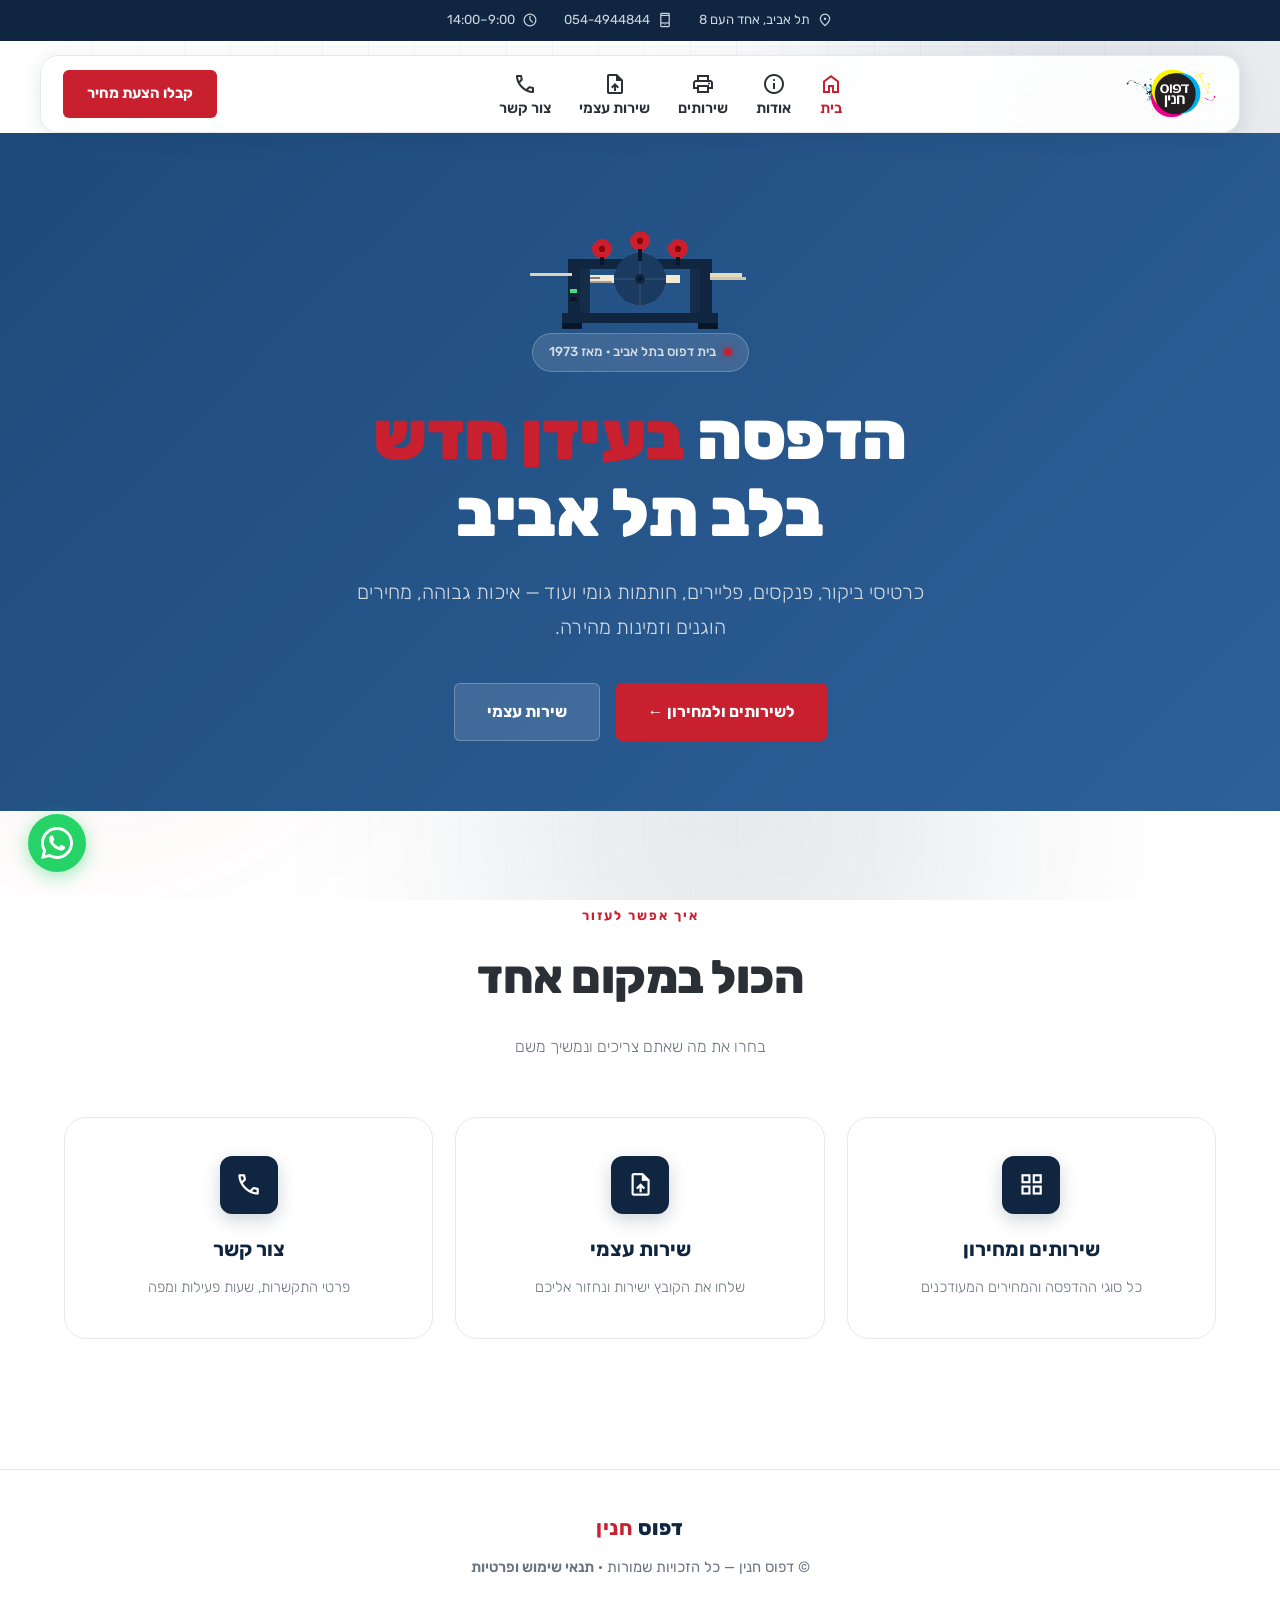
<file: index.html>
<!DOCTYPE html>
<html lang="he" dir="rtl">
<head>
<meta charset="UTF-8">
<meta name="viewport" content="width=device-width, initial-scale=1.0">
<meta name="robots" content="index, follow">
<title>דפוס חנין | בית דפוס בתל אביב מאז 1973</title>
<meta name="description" content="דפוס חנין — בית דפוס בלב תל אביב מאז 1973. כרטיסי ביקור, פנקסים, פליירים, חותמות גומי ועוד.">
<link rel="icon" type="image/svg+xml" href="favicon.svg">
<link rel="preconnect" href="https://fonts.googleapis.com">
<link rel="preconnect" href="https://fonts.gstatic.com" crossorigin>
<link href="https://fonts.googleapis.com/css2?family=Rubik:wght@300;400;500;600;700;800;900&display=swap" rel="stylesheet">
<link rel="stylesheet" href="https://fonts.googleapis.com/css2?family=Material+Symbols+Outlined:opsz,wght,FILL,GRAD@24,400,0,0">
<link rel="stylesheet" href="assets/style.css?v=20261005">
</head>
<body>

<div class="bg-fx"><div class="blob b1"></div><div class="blob b2"></div><div class="blob b3"></div></div>
<div class="grid-overlay"></div>

<div class="topbar">
  <span><span class="material-symbols-outlined topbar-ico">location_on</span> תל אביב, אחד העם 8</span>
  <span><span class="material-symbols-outlined topbar-ico">phone_iphone</span> 054-4944844</span>
  <span><span class="material-symbols-outlined topbar-ico">schedule</span> 9:00–14:00</span>
</div>

<header>
  <div class="nav-wrap">
    <a href="index.html" class="logo"><img src="assets/logo.png" alt="דפוס חנין" class="logo-img"></a>
    <nav class="main-nav">
      <a href="index.html" class="active"><span class="nav-ico material-symbols-outlined">home</span><span class="nav-txt">בית</span></a>
      <a href="about.html"><span class="nav-ico material-symbols-outlined">info</span><span class="nav-txt">אודות</span></a>
      <a href="services.html"><span class="nav-ico material-symbols-outlined">print</span><span class="nav-txt">שירותים</span></a>
      <a href="upload.html"><span class="nav-ico material-symbols-outlined">upload_file</span><span class="nav-txt">שירות עצמי</span></a>
      <a href="contact.html"><span class="nav-ico material-symbols-outlined">call</span><span class="nav-txt">צור קשר</span></a>
    </nav>
    <a href="contact.html" class="nav-cta">קבלו הצעת מחיר</a>
    <button class="hamburger" id="hamburger" aria-label="תפריט" onclick="toggleMenu()"><span></span><span></span><span></span></button>
  </div>

<nav class="mobile-nav" id="mobileNav">
  <a href="index.html" class="active"><span class="nav-ico material-symbols-outlined">home</span>בית</a>
  <a href="about.html"><span class="nav-ico material-symbols-outlined">info</span>אודות</a>
  <a href="services.html"><span class="nav-ico material-symbols-outlined">print</span>שירותים</a>
  <a href="upload.html"><span class="nav-ico material-symbols-outlined">upload_file</span>שירות עצמי</a>
  <a href="contact.html"><span class="nav-ico material-symbols-outlined">call</span>צור קשר</a>
  <a href="contact.html" class="mob-cta">קבלו הצעת מחיר</a>
</nav>
</header>


<section class="hero">
  <div class="printer-wrap">
    <svg class="pixel-printer" viewBox="0 0 240 120" xmlns="http://www.w3.org/2000/svg" shape-rendering="crispEdges">
      <rect class="pp-paper" x="50" y="62" width="110" height="8" fill="#f0ead6"/>
      <rect class="pp-paper" x="58" y="64" width="22" height="2" fill="#2b2f36" opacity=".55"/>
      <rect class="pp-paper" x="58" y="68" width="34" height="2" fill="#2b2f36" opacity=".40"/>
      <rect x="48" y="46" width="12" height="64" fill="#0f2540"/>
      <rect x="180" y="46" width="12" height="64" fill="#0f2540"/>
      <rect x="48" y="46" width="144" height="10" fill="#0f2540"/>
      <rect x="42" y="100" width="156" height="10" fill="#0f2540"/>
      <rect x="42" y="110" width="20" height="6" fill="#071628"/>
      <rect x="178" y="110" width="20" height="6" fill="#071628"/>
      <rect x="60" y="56" width="10" height="44" fill="#162d4a"/>
      <rect x="170" y="56" width="10" height="44" fill="#162d4a"/>
      <circle cx="120" cy="66" r="26" fill="#1a3a60" class="pp-drum"/>
      <rect class="pp-drum" x="119" y="40" width="2" height="52" fill="rgba(255,255,255,.07)"/>
      <rect class="pp-drum" x="94" y="65" width="52" height="2" fill="rgba(255,255,255,.07)"/>
      <circle cx="120" cy="66" r="5" fill="#0f2540"/>
      <circle cx="120" cy="66" r="2" fill="#071628"/>
      <circle cx="82" cy="36" r="10" fill="#c8202f" class="pp-ink1"/>
      <circle cx="82" cy="36" r="3" fill="#8b0000" class="pp-ink1"/>
      <circle cx="120" cy="28" r="10" fill="#c8202f" class="pp-ink2"/>
      <circle cx="120" cy="28" r="3" fill="#8b0000" class="pp-ink2"/>
      <circle cx="158" cy="36" r="10" fill="#c8202f" class="pp-ink3"/>
      <circle cx="158" cy="36" r="3" fill="#8b0000" class="pp-ink3"/>
      <rect x="80" y="44" width="4" height="8" fill="#071628"/>
      <rect x="118" y="36" width="4" height="12" fill="#071628"/>
      <rect x="156" y="44" width="4" height="8" fill="#071628"/>
      <rect x="50" y="76" width="7" height="4" fill="#4ade80" class="pp-led"/>
      <rect x="50" y="84" width="7" height="4" fill="#071628"/>
      <rect x="190" y="60" width="32" height="4" fill="#e4dbbe"/>
      <rect x="190" y="64" width="36" height="3" fill="#cfc6aa"/>
      <rect x="10" y="60" width="42" height="3" fill="#ddd4bb"/>
    </svg>
  </div>

  <span class="pill"><span class="dot"></span> בית דפוס בתל אביב · מאז 1973</span>
  <h1>הדפסה <span class="grad">בעידן חדש</span><br>בלב תל אביב</h1>
  <p>כרטיסי ביקור, פנקסים, פליירים, חותמות גומי ועוד — איכות גבוהה, מחירים הוגנים וזמינות מהירה.</p>
  <div class="hero-buttons">
    <a href="services.html" class="btn btn-primary">לשירותים ולמחירון ←</a>
    <a href="upload.html" class="btn btn-ghost">שירות עצמי</a>
  </div>
</section>

<section>
  <div class="section-head reveal">
    <span class="tag">איך אפשר לעזור</span>
    <h2>הכול במקום אחד</h2>
    <p>בחרו את מה שאתם צריכים ונמשיך משם</p>
  </div>
  <div class="quick-grid">
    <a href="services.html" class="quick-card glass reveal">
      <div class="q-ico"><span class="material-symbols-outlined">grid_view</span></div>
      <h3>שירותים ומחירון</h3>
      <p>כל סוגי ההדפסה והמחירים המעודכנים</p>
    </a>
    <a href="upload.html" class="quick-card glass reveal">
      <div class="q-ico"><span class="material-symbols-outlined">upload_file</span></div>
      <h3>שירות עצמי</h3>
      <p>שלחו את הקובץ ישירות ונחזור אליכם</p>
    </a>
    <a href="contact.html" class="quick-card glass reveal">
      <div class="q-ico"><span class="material-symbols-outlined">call</span></div>
      <h3>צור קשר</h3>
      <p>פרטי התקשרות, שעות פעילות ומפה</p>
    </a>
  </div>
</section>

<footer>
  <a href="index.html" class="logo" style="color:var(--navy);">דפוס <b style="color:var(--red);">חנין</b></a><br>
  © דפוס חנין — כל הזכויות שמורות · <a href="terms.html" style="color:var(--muted);text-decoration:none;font-weight:600;">תנאי שימוש ופרטיות</a>
</footer>

<a href="https://wa.me/972544944844?text=%D7%A9%D7%9C%D7%95%D7%9D%2C%20%D7%90%D7%A0%D7%99%20%D7%9E%D7%A2%D7%95%D7%A0%D7%99%D7%99%D7%9F%20%D7%91%D7%A9%D7%99%D7%A8%D7%95%D7%AA%D7%99%20%D7%94%D7%93%D7%A4%D7%A1%D7%94%20%F0%9F%96%A8%EF%B8%8F" class="wa-btn" target="_blank" rel="noopener" aria-label="WhatsApp">
  <svg viewBox="0 0 24 24" xmlns="http://www.w3.org/2000/svg">
    <path d="M17.472 14.382c-.297-.149-1.758-.867-2.03-.967-.273-.099-.471-.148-.67.15-.197.297-.767.966-.94 1.164-.173.199-.347.223-.644.075-.297-.15-1.255-.463-2.39-1.475-.883-.788-1.48-1.761-1.653-2.059-.173-.297-.018-.458.13-.606.134-.133.298-.347.446-.52.149-.174.198-.298.298-.497.099-.198.05-.371-.025-.52-.075-.149-.669-1.612-.916-2.207-.242-.579-.487-.5-.669-.51-.173-.008-.371-.01-.57-.01-.198 0-.52.074-.792.372-.272.297-1.04 1.016-1.04 2.479 0 1.462 1.065 2.875 1.213 3.074.149.198 2.096 3.2 5.077 4.487.709.306 1.262.489 1.694.625.712.227 1.36.195 1.871.118.571-.085 1.758-.719 2.006-1.413.248-.694.248-1.289.173-1.413-.074-.124-.272-.198-.57-.347z"/>
    <path d="M12 0C5.373 0 0 5.373 0 12c0 2.126.555 4.122 1.528 5.855L0 24l6.335-1.505A11.95 11.95 0 0012 24c6.627 0 12-5.373 12-12S18.627 0 12 0zm0 21.818a9.818 9.818 0 01-5.006-1.371l-.36-.214-3.722.884.933-3.622-.235-.372A9.818 9.818 0 1112 21.818z"/>
  </svg>
</a>

<script src="assets/main.js?v=20261005"></script>
</body>
</html>
</file>
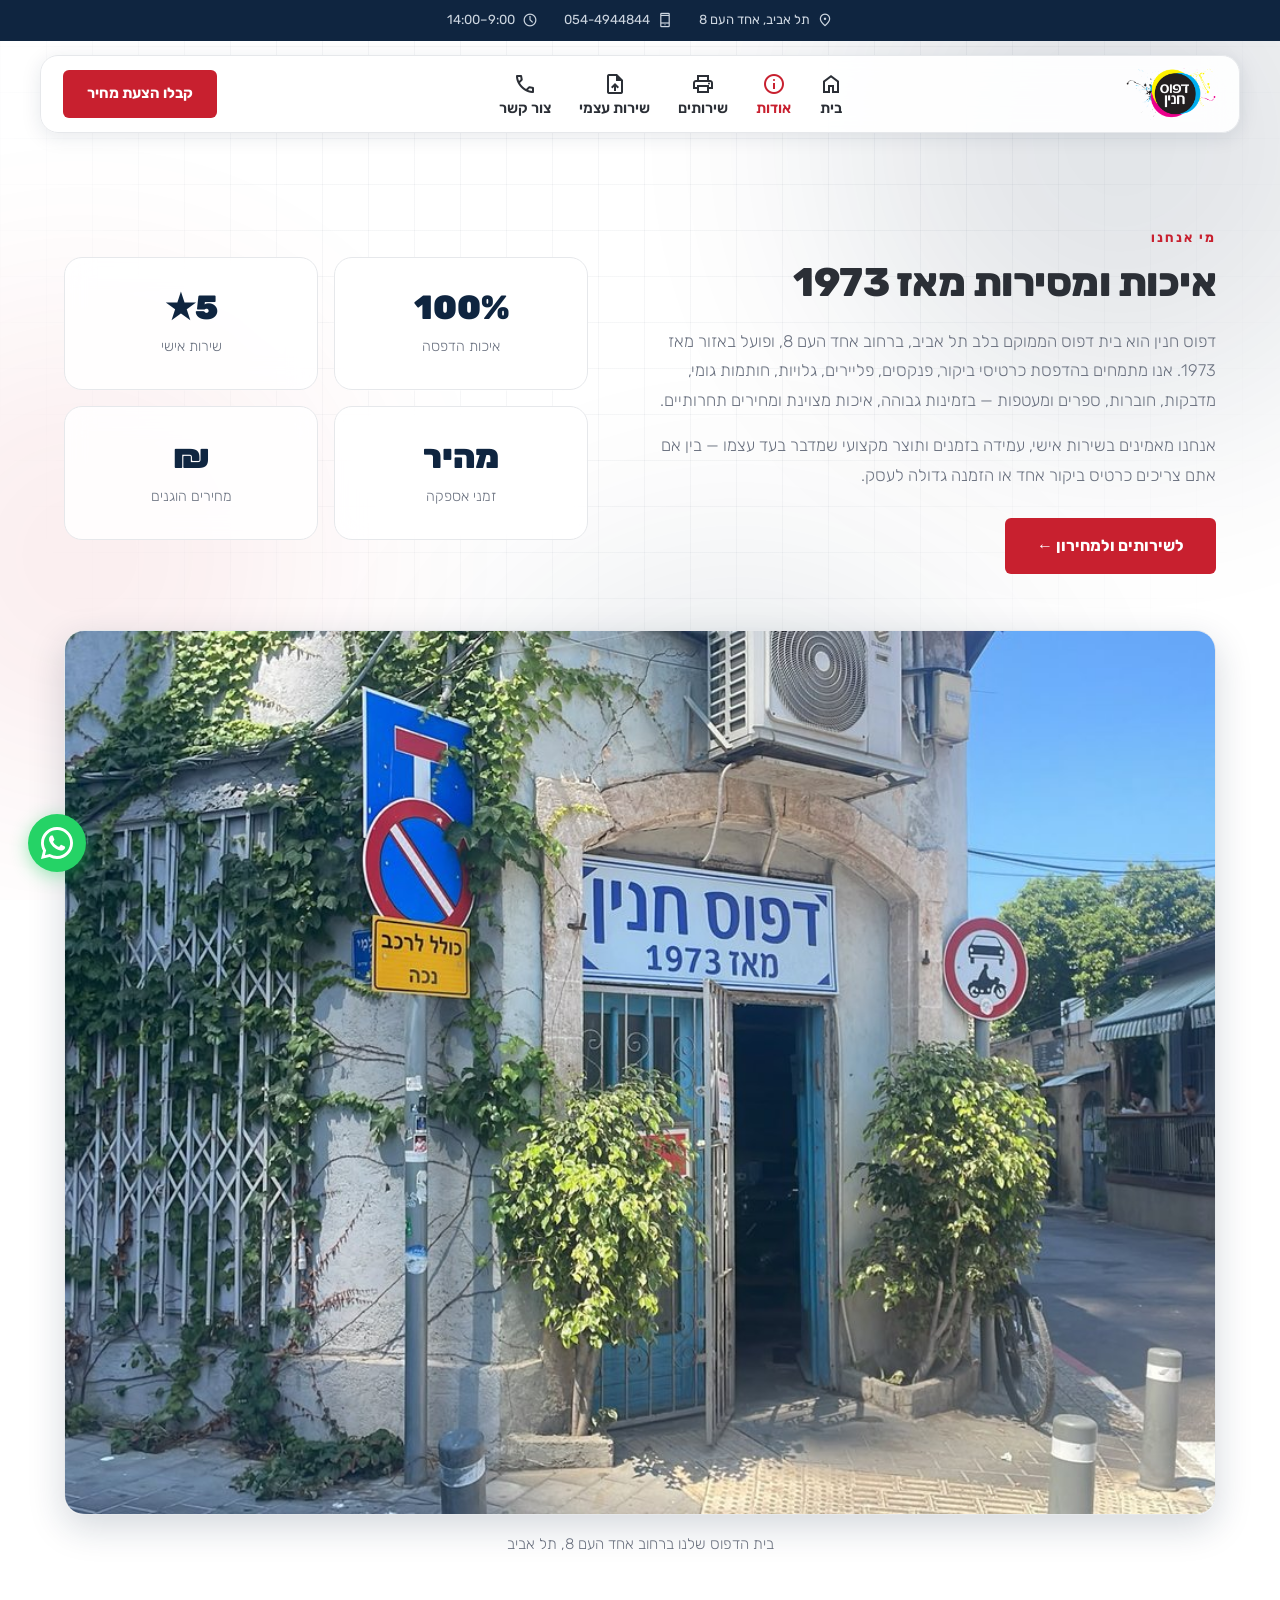
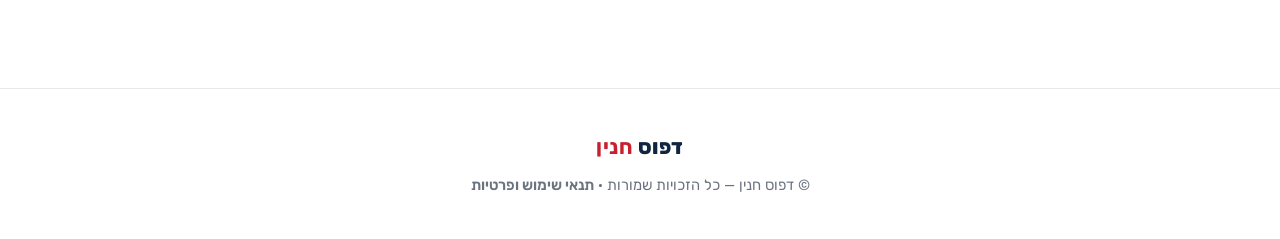
<file: about.html>
<!DOCTYPE html>
<html lang="he" dir="rtl">
<head>
<meta charset="UTF-8">
<meta name="viewport" content="width=device-width, initial-scale=1.0">
<meta name="robots" content="index, follow">
<title>אודות | דפוס חנין</title>
<meta name="description" content="דפוס חנין — בית דפוס בלב תל אביב הפועל מאז 1973. איכות, מסירות ושירות אישי.">
<link rel="icon" type="image/svg+xml" href="favicon.svg">
<link rel="preconnect" href="https://fonts.googleapis.com">
<link rel="preconnect" href="https://fonts.gstatic.com" crossorigin>
<link href="https://fonts.googleapis.com/css2?family=Rubik:wght@300;400;500;600;700;800;900&display=swap" rel="stylesheet">
<link rel="stylesheet" href="https://fonts.googleapis.com/css2?family=Material+Symbols+Outlined:opsz,wght,FILL,GRAD@24,400,0,0">
<link rel="stylesheet" href="assets/style.css?v=20261005">
</head>
<body>

<div class="bg-fx"><div class="blob b1"></div><div class="blob b2"></div><div class="blob b3"></div></div>
<div class="grid-overlay"></div>

<div class="topbar">
  <span><span class="material-symbols-outlined topbar-ico">location_on</span> תל אביב, אחד העם 8</span>
  <span><span class="material-symbols-outlined topbar-ico">phone_iphone</span> 054-4944844</span>
  <span><span class="material-symbols-outlined topbar-ico">schedule</span> 9:00–14:00</span>
</div>

<header>
  <div class="nav-wrap">
    <a href="index.html" class="logo"><img src="assets/logo.png" alt="דפוס חנין" class="logo-img"></a>
    <nav class="main-nav">
      <a href="index.html"><span class="nav-ico material-symbols-outlined">home</span><span class="nav-txt">בית</span></a>
      <a href="about.html" class="active"><span class="nav-ico material-symbols-outlined">info</span><span class="nav-txt">אודות</span></a>
      <a href="services.html"><span class="nav-ico material-symbols-outlined">print</span><span class="nav-txt">שירותים</span></a>
      <a href="upload.html"><span class="nav-ico material-symbols-outlined">upload_file</span><span class="nav-txt">שירות עצמי</span></a>
      <a href="contact.html"><span class="nav-ico material-symbols-outlined">call</span><span class="nav-txt">צור קשר</span></a>
    </nav>
    <a href="contact.html" class="nav-cta">קבלו הצעת מחיר</a>
    <button class="hamburger" id="hamburger" aria-label="תפריט" onclick="toggleMenu()"><span></span><span></span><span></span></button>
  </div>

<nav class="mobile-nav" id="mobileNav">
  <a href="index.html"><span class="nav-ico material-symbols-outlined">home</span>בית</a>
  <a href="about.html" class="active"><span class="nav-ico material-symbols-outlined">info</span>אודות</a>
  <a href="services.html"><span class="nav-ico material-symbols-outlined">print</span>שירותים</a>
  <a href="upload.html"><span class="nav-ico material-symbols-outlined">upload_file</span>שירות עצמי</a>
  <a href="contact.html"><span class="nav-ico material-symbols-outlined">call</span>צור קשר</a>
  <a href="contact.html" class="mob-cta">קבלו הצעת מחיר</a>
</nav>
</header>


<section id="about">
  <div class="about-grid reveal">
    <div class="about-text">
      <span class="tag">מי אנחנו</span>
      <h2>איכות ומסירות מאז 1973</h2>
      <p>
        דפוס חנין הוא בית דפוס הממוקם בלב תל אביב, ברחוב אחד העם 8, ופועל באזור מאז 1973.
        אנו מתמחים בהדפסת כרטיסי ביקור, פנקסים, פליירים, גלויות, חותמות גומי,
        מדבקות, חוברות, ספרים ומעטפות — בזמינות גבוהה, איכות מצוינת ומחירים תחרותיים.
      </p>
      <p>
        אנחנו מאמינים בשירות אישי, עמידה בזמנים ותוצר מקצועי שמדבר בעד עצמו —
        בין אם אתם צריכים כרטיס ביקור אחד או הזמנה גדולה לעסק.
      </p>
      <div class="hero-buttons" style="justify-content:flex-start;margin-top:28px;">
        <a href="services.html" class="btn btn-primary" style="color:#fff;">לשירותים ולמחירון ←</a>
      </div>
    </div>
    <div class="about-stats">
      <div class="stat-box glass"><div class="num">100%</div><div class="lbl">איכות הדפסה</div></div>
      <div class="stat-box glass"><div class="num">5★</div><div class="lbl">שירות אישי</div></div>
      <div class="stat-box glass"><div class="num">מהיר</div><div class="lbl">זמני אספקה</div></div>
      <div class="stat-box glass"><div class="num">₪</div><div class="lbl">מחירים הוגנים</div></div>
    </div>
  </div>

  <div class="storefront-wrap reveal">
    <img src="assets/storefront.jpg" alt="חזית בית הדפוס — דפוס חנין, אחד העם 8, תל אביב" class="storefront-img">
    <p class="storefront-caption">בית הדפוס שלנו ברחוב אחד העם 8, תל אביב</p>
  </div>
</section>

<footer>
  <a href="index.html" class="logo" style="color:var(--navy);">דפוס <b style="color:var(--red);">חנין</b></a><br>
  © דפוס חנין — כל הזכויות שמורות · <a href="terms.html" style="color:var(--muted);text-decoration:none;font-weight:600;">תנאי שימוש ופרטיות</a>
</footer>

<a href="https://wa.me/972544944844?text=%D7%A9%D7%9C%D7%95%D7%9D%2C%20%D7%90%D7%A0%D7%99%20%D7%9E%D7%A2%D7%95%D7%A0%D7%99%D7%99%D7%9F%20%D7%91%D7%A9%D7%99%D7%A8%D7%95%D7%AA%D7%99%20%D7%94%D7%93%D7%A4%D7%A1%D7%94%20%F0%9F%96%A8%EF%B8%8F" class="wa-btn" target="_blank" rel="noopener" aria-label="WhatsApp">
  <svg viewBox="0 0 24 24" xmlns="http://www.w3.org/2000/svg">
    <path d="M17.472 14.382c-.297-.149-1.758-.867-2.03-.967-.273-.099-.471-.148-.67.15-.197.297-.767.966-.94 1.164-.173.199-.347.223-.644.075-.297-.15-1.255-.463-2.39-1.475-.883-.788-1.48-1.761-1.653-2.059-.173-.297-.018-.458.13-.606.134-.133.298-.347.446-.52.149-.174.198-.298.298-.497.099-.198.05-.371-.025-.52-.075-.149-.669-1.612-.916-2.207-.242-.579-.487-.5-.669-.51-.173-.008-.371-.01-.57-.01-.198 0-.52.074-.792.372-.272.297-1.04 1.016-1.04 2.479 0 1.462 1.065 2.875 1.213 3.074.149.198 2.096 3.2 5.077 4.487.709.306 1.262.489 1.694.625.712.227 1.36.195 1.871.118.571-.085 1.758-.719 2.006-1.413.248-.694.248-1.289.173-1.413-.074-.124-.272-.198-.57-.347z"/>
    <path d="M12 0C5.373 0 0 5.373 0 12c0 2.126.555 4.122 1.528 5.855L0 24l6.335-1.505A11.95 11.95 0 0012 24c6.627 0 12-5.373 12-12S18.627 0 12 0zm0 21.818a9.818 9.818 0 01-5.006-1.371l-.36-.214-3.722.884.933-3.622-.235-.372A9.818 9.818 0 1112 21.818z"/>
  </svg>
</a>

<script src="assets/main.js?v=20261005"></script>
</body>
</html>
</file>
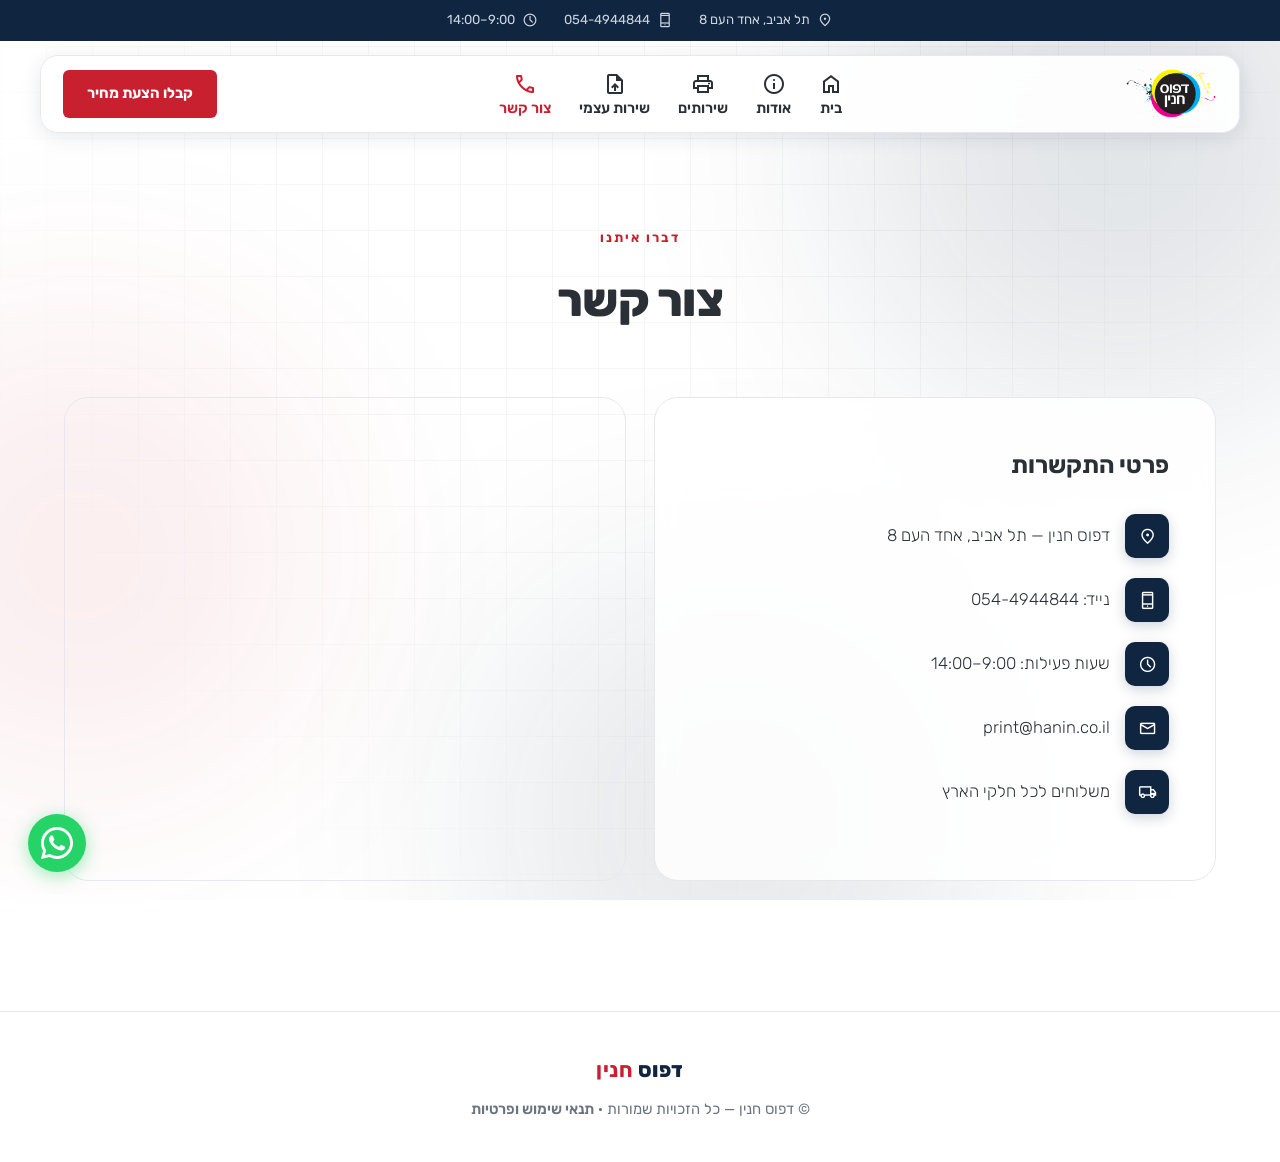
<file: contact.html>
<!DOCTYPE html>
<html lang="he" dir="rtl">
<head>
<meta charset="UTF-8">
<meta name="viewport" content="width=device-width, initial-scale=1.0">
<meta name="robots" content="index, follow">
<title>צור קשר | דפוס חנין</title>
<meta name="description" content="צרו קשר עם דפוס חנין — אחד העם 8 תל אביב, 054-4944844, print@hanin.co.il.">
<link rel="icon" type="image/svg+xml" href="favicon.svg">
<link rel="preconnect" href="https://fonts.googleapis.com">
<link rel="preconnect" href="https://fonts.gstatic.com" crossorigin>
<link href="https://fonts.googleapis.com/css2?family=Rubik:wght@300;400;500;600;700;800;900&display=swap" rel="stylesheet">
<link rel="stylesheet" href="https://fonts.googleapis.com/css2?family=Material+Symbols+Outlined:opsz,wght,FILL,GRAD@24,400,0,0">
<link rel="stylesheet" href="assets/style.css?v=20261005">
</head>
<body>

<div class="bg-fx"><div class="blob b1"></div><div class="blob b2"></div><div class="blob b3"></div></div>
<div class="grid-overlay"></div>

<div class="topbar">
  <span><span class="material-symbols-outlined topbar-ico">location_on</span> תל אביב, אחד העם 8</span>
  <span><span class="material-symbols-outlined topbar-ico">phone_iphone</span> 054-4944844</span>
  <span><span class="material-symbols-outlined topbar-ico">schedule</span> 9:00–14:00</span>
</div>

<header>
  <div class="nav-wrap">
    <a href="index.html" class="logo"><img src="assets/logo.png" alt="דפוס חנין" class="logo-img"></a>
    <nav class="main-nav">
      <a href="index.html"><span class="nav-ico material-symbols-outlined">home</span><span class="nav-txt">בית</span></a>
      <a href="about.html"><span class="nav-ico material-symbols-outlined">info</span><span class="nav-txt">אודות</span></a>
      <a href="services.html"><span class="nav-ico material-symbols-outlined">print</span><span class="nav-txt">שירותים</span></a>
      <a href="upload.html"><span class="nav-ico material-symbols-outlined">upload_file</span><span class="nav-txt">שירות עצמי</span></a>
      <a href="contact.html" class="active"><span class="nav-ico material-symbols-outlined">call</span><span class="nav-txt">צור קשר</span></a>
    </nav>
    <a href="contact.html" class="nav-cta">קבלו הצעת מחיר</a>
    <button class="hamburger" id="hamburger" aria-label="תפריט" onclick="toggleMenu()"><span></span><span></span><span></span></button>
  </div>

<nav class="mobile-nav" id="mobileNav">
  <a href="index.html"><span class="nav-ico material-symbols-outlined">home</span>בית</a>
  <a href="about.html"><span class="nav-ico material-symbols-outlined">info</span>אודות</a>
  <a href="services.html"><span class="nav-ico material-symbols-outlined">print</span>שירותים</a>
  <a href="upload.html"><span class="nav-ico material-symbols-outlined">upload_file</span>שירות עצמי</a>
  <a href="contact.html" class="active"><span class="nav-ico material-symbols-outlined">call</span>צור קשר</a>
  <a href="contact.html" class="mob-cta">קבלו הצעת מחיר</a>
</nav>
</header>


<section id="contact">
  <div class="section-head reveal">
    <span class="tag">דברו איתנו</span>
    <h2>צור קשר</h2>
  </div>
  <div class="contact-grid">
    <div class="contact-card glass reveal">
      <h3>פרטי התקשרות</h3>
      <div class="contact-row"><span class="ico material-symbols-outlined">location_on</span> דפוס חנין — תל אביב, אחד העם 8</div>
      <div class="contact-row"><span class="ico material-symbols-outlined">phone_iphone</span> נייד: 054-4944844</div>
      <div class="contact-row"><span class="ico material-symbols-outlined">schedule</span> שעות פעילות: 9:00–14:00</div>
      <div class="contact-row"><span class="ico material-symbols-outlined">mail</span> <a href="mailto:print@hanin.co.il" style="color:inherit;text-decoration:none;">print@hanin.co.il</a></div>
      <div class="contact-row"><span class="ico material-symbols-outlined">local_shipping</span> משלוחים לכל חלקי הארץ</div>
    </div>
    <div class="map-card reveal">
      <iframe
        title="מפת הגעה - דפוס חנין, אחד העם 8 תל אביב"
        src="https://maps.google.com/maps?q=%D7%90%D7%97%D7%93%20%D7%94%D7%A2%D7%9D%208%2C%20%D7%AA%D7%9C%20%D7%90%D7%91%D7%99%D7%91&z=16&output=embed"
        loading="lazy" referrerpolicy="no-referrer-when-downgrade" allowfullscreen></iframe>
    </div>
  </div>
</section>

<footer>
  <a href="index.html" class="logo" style="color:var(--navy);">דפוס <b style="color:var(--red);">חנין</b></a><br>
  © דפוס חנין — כל הזכויות שמורות · <a href="terms.html" style="color:var(--muted);text-decoration:none;font-weight:600;">תנאי שימוש ופרטיות</a>
</footer>

<a href="https://wa.me/972544944844?text=%D7%A9%D7%9C%D7%95%D7%9D%2C%20%D7%90%D7%A0%D7%99%20%D7%9E%D7%A2%D7%95%D7%A0%D7%99%D7%99%D7%9F%20%D7%91%D7%A9%D7%99%D7%A8%D7%95%D7%AA%D7%99%20%D7%94%D7%93%D7%A4%D7%A1%D7%94%20%F0%9F%96%A8%EF%B8%8F" class="wa-btn" target="_blank" rel="noopener" aria-label="WhatsApp">
  <svg viewBox="0 0 24 24" xmlns="http://www.w3.org/2000/svg">
    <path d="M17.472 14.382c-.297-.149-1.758-.867-2.03-.967-.273-.099-.471-.148-.67.15-.197.297-.767.966-.94 1.164-.173.199-.347.223-.644.075-.297-.15-1.255-.463-2.39-1.475-.883-.788-1.48-1.761-1.653-2.059-.173-.297-.018-.458.13-.606.134-.133.298-.347.446-.52.149-.174.198-.298.298-.497.099-.198.05-.371-.025-.52-.075-.149-.669-1.612-.916-2.207-.242-.579-.487-.5-.669-.51-.173-.008-.371-.01-.57-.01-.198 0-.52.074-.792.372-.272.297-1.04 1.016-1.04 2.479 0 1.462 1.065 2.875 1.213 3.074.149.198 2.096 3.2 5.077 4.487.709.306 1.262.489 1.694.625.712.227 1.36.195 1.871.118.571-.085 1.758-.719 2.006-1.413.248-.694.248-1.289.173-1.413-.074-.124-.272-.198-.57-.347z"/>
    <path d="M12 0C5.373 0 0 5.373 0 12c0 2.126.555 4.122 1.528 5.855L0 24l6.335-1.505A11.95 11.95 0 0012 24c6.627 0 12-5.373 12-12S18.627 0 12 0zm0 21.818a9.818 9.818 0 01-5.006-1.371l-.36-.214-3.722.884.933-3.622-.235-.372A9.818 9.818 0 1112 21.818z"/>
  </svg>
</a>

<script src="assets/main.js?v=20261005"></script>
</body>
</html>
</file>
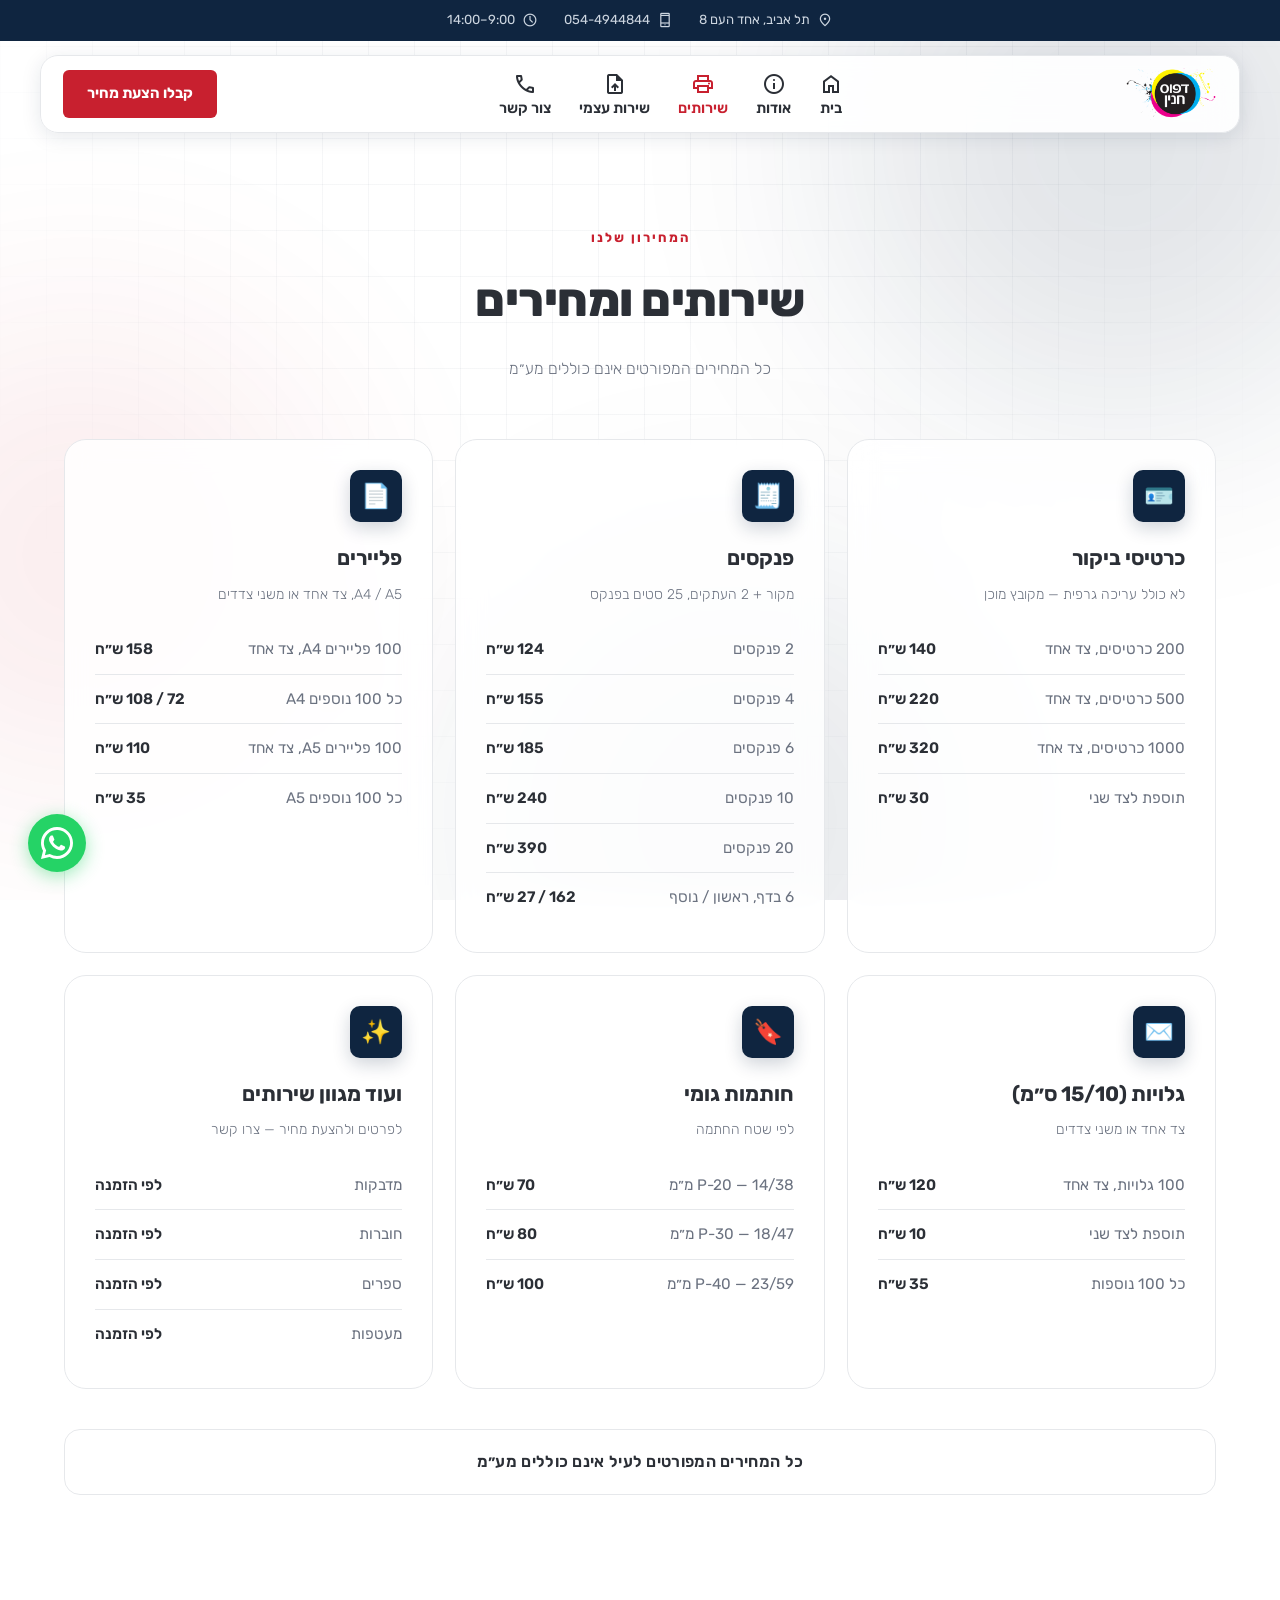
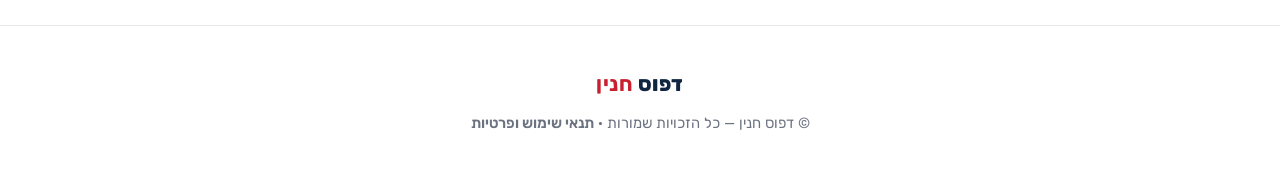
<file: services.html>
<!DOCTYPE html>
<html lang="he" dir="rtl">
<head>
<meta charset="UTF-8">
<meta name="viewport" content="width=device-width, initial-scale=1.0">
<meta name="robots" content="index, follow">
<title>שירותים ומחירון | דפוס חנין</title>
<meta name="description" content="מחירון דפוס חנין — כרטיסי ביקור, פנקסים, פליירים, גלויות, חותמות גומי, מדבקות, חוברות ומעטפות.">
<link rel="icon" type="image/svg+xml" href="favicon.svg">
<link rel="preconnect" href="https://fonts.googleapis.com">
<link rel="preconnect" href="https://fonts.gstatic.com" crossorigin>
<link href="https://fonts.googleapis.com/css2?family=Rubik:wght@300;400;500;600;700;800;900&display=swap" rel="stylesheet">
<link rel="stylesheet" href="https://fonts.googleapis.com/css2?family=Material+Symbols+Outlined:opsz,wght,FILL,GRAD@24,400,0,0">
<link rel="stylesheet" href="assets/style.css?v=20261005">
</head>
<body>

<div class="bg-fx"><div class="blob b1"></div><div class="blob b2"></div><div class="blob b3"></div></div>
<div class="grid-overlay"></div>

<div class="topbar">
  <span><span class="material-symbols-outlined topbar-ico">location_on</span> תל אביב, אחד העם 8</span>
  <span><span class="material-symbols-outlined topbar-ico">phone_iphone</span> 054-4944844</span>
  <span><span class="material-symbols-outlined topbar-ico">schedule</span> 9:00–14:00</span>
</div>

<header>
  <div class="nav-wrap">
    <a href="index.html" class="logo"><img src="assets/logo.png" alt="דפוס חנין" class="logo-img"></a>
    <nav class="main-nav">
      <a href="index.html"><span class="nav-ico material-symbols-outlined">home</span><span class="nav-txt">בית</span></a>
      <a href="about.html"><span class="nav-ico material-symbols-outlined">info</span><span class="nav-txt">אודות</span></a>
      <a href="services.html" class="active"><span class="nav-ico material-symbols-outlined">print</span><span class="nav-txt">שירותים</span></a>
      <a href="upload.html"><span class="nav-ico material-symbols-outlined">upload_file</span><span class="nav-txt">שירות עצמי</span></a>
      <a href="contact.html"><span class="nav-ico material-symbols-outlined">call</span><span class="nav-txt">צור קשר</span></a>
    </nav>
    <a href="contact.html" class="nav-cta">קבלו הצעת מחיר</a>
    <button class="hamburger" id="hamburger" aria-label="תפריט" onclick="toggleMenu()"><span></span><span></span><span></span></button>
  </div>

<nav class="mobile-nav" id="mobileNav">
  <a href="index.html"><span class="nav-ico material-symbols-outlined">home</span>בית</a>
  <a href="about.html"><span class="nav-ico material-symbols-outlined">info</span>אודות</a>
  <a href="services.html" class="active"><span class="nav-ico material-symbols-outlined">print</span>שירותים</a>
  <a href="upload.html"><span class="nav-ico material-symbols-outlined">upload_file</span>שירות עצמי</a>
  <a href="contact.html"><span class="nav-ico material-symbols-outlined">call</span>צור קשר</a>
  <a href="contact.html" class="mob-cta">קבלו הצעת מחיר</a>
</nav>
</header>


<section id="services">
  <div class="section-head reveal">
    <span class="tag">המחירון שלנו</span>
    <h2>שירותים ומחירים</h2>
    <p>כל המחירים המפורטים אינם כוללים מע״מ</p>
  </div>

  <div class="services-grid" id="servicesGrid">
    <div class="service-card glass">
      <div class="icon"><span class="material-symbols-outlined">badge</span></div>
      <h3>כרטיסי ביקור</h3>
      <div class="sub">לא כולל עריכה גרפית — מקובץ מוכן</div>
      <ul>
        <li><span>200 כרטיסים, צד אחד</span><b>140 ש״ח</b></li>
        <li><span>500 כרטיסים, צד אחד</span><b>220 ש״ח</b></li>
        <li><span>1000 כרטיסים, צד אחד</span><b>320 ש״ח</b></li>
        <li><span>תוספת לצד שני</span><b>30 ש״ח</b></li>
      </ul>
    </div>
  </div>

  <div class="price-note reveal">כל המחירים המפורטים לעיל אינם כוללים מע״מ</div>
</section>

<footer>
  <a href="index.html" class="logo" style="color:var(--navy);">דפוס <b style="color:var(--red);">חנין</b></a><br>
  © דפוס חנין — כל הזכויות שמורות · <a href="terms.html" style="color:var(--muted);text-decoration:none;font-weight:600;">תנאי שימוש ופרטיות</a>
</footer>

<a href="https://wa.me/972544944844?text=%D7%A9%D7%9C%D7%95%D7%9D%2C%20%D7%90%D7%A0%D7%99%20%D7%9E%D7%A2%D7%95%D7%A0%D7%99%D7%99%D7%9F%20%D7%91%D7%A9%D7%99%D7%A8%D7%95%D7%AA%D7%99%20%D7%94%D7%93%D7%A4%D7%A1%D7%94%20%F0%9F%96%A8%EF%B8%8F" class="wa-btn" target="_blank" rel="noopener" aria-label="WhatsApp">
  <svg viewBox="0 0 24 24" xmlns="http://www.w3.org/2000/svg">
    <path d="M17.472 14.382c-.297-.149-1.758-.867-2.03-.967-.273-.099-.471-.148-.67.15-.197.297-.767.966-.94 1.164-.173.199-.347.223-.644.075-.297-.15-1.255-.463-2.39-1.475-.883-.788-1.48-1.761-1.653-2.059-.173-.297-.018-.458.13-.606.134-.133.298-.347.446-.52.149-.174.198-.298.298-.497.099-.198.05-.371-.025-.52-.075-.149-.669-1.612-.916-2.207-.242-.579-.487-.5-.669-.51-.173-.008-.371-.01-.57-.01-.198 0-.52.074-.792.372-.272.297-1.04 1.016-1.04 2.479 0 1.462 1.065 2.875 1.213 3.074.149.198 2.096 3.2 5.077 4.487.709.306 1.262.489 1.694.625.712.227 1.36.195 1.871.118.571-.085 1.758-.719 2.006-1.413.248-.694.248-1.289.173-1.413-.074-.124-.272-.198-.57-.347z"/>
    <path d="M12 0C5.373 0 0 5.373 0 12c0 2.126.555 4.122 1.528 5.855L0 24l6.335-1.505A11.95 11.95 0 0012 24c6.627 0 12-5.373 12-12S18.627 0 12 0zm0 21.818a9.818 9.818 0 01-5.006-1.371l-.36-.214-3.722.884.933-3.622-.235-.372A9.818 9.818 0 1112 21.818z"/>
  </svg>
</a>

<script src="assets/main.js?v=20261005"></script>
<script src="assets/prices.js?v=20260630"></script>
</body>
</html>
</file>
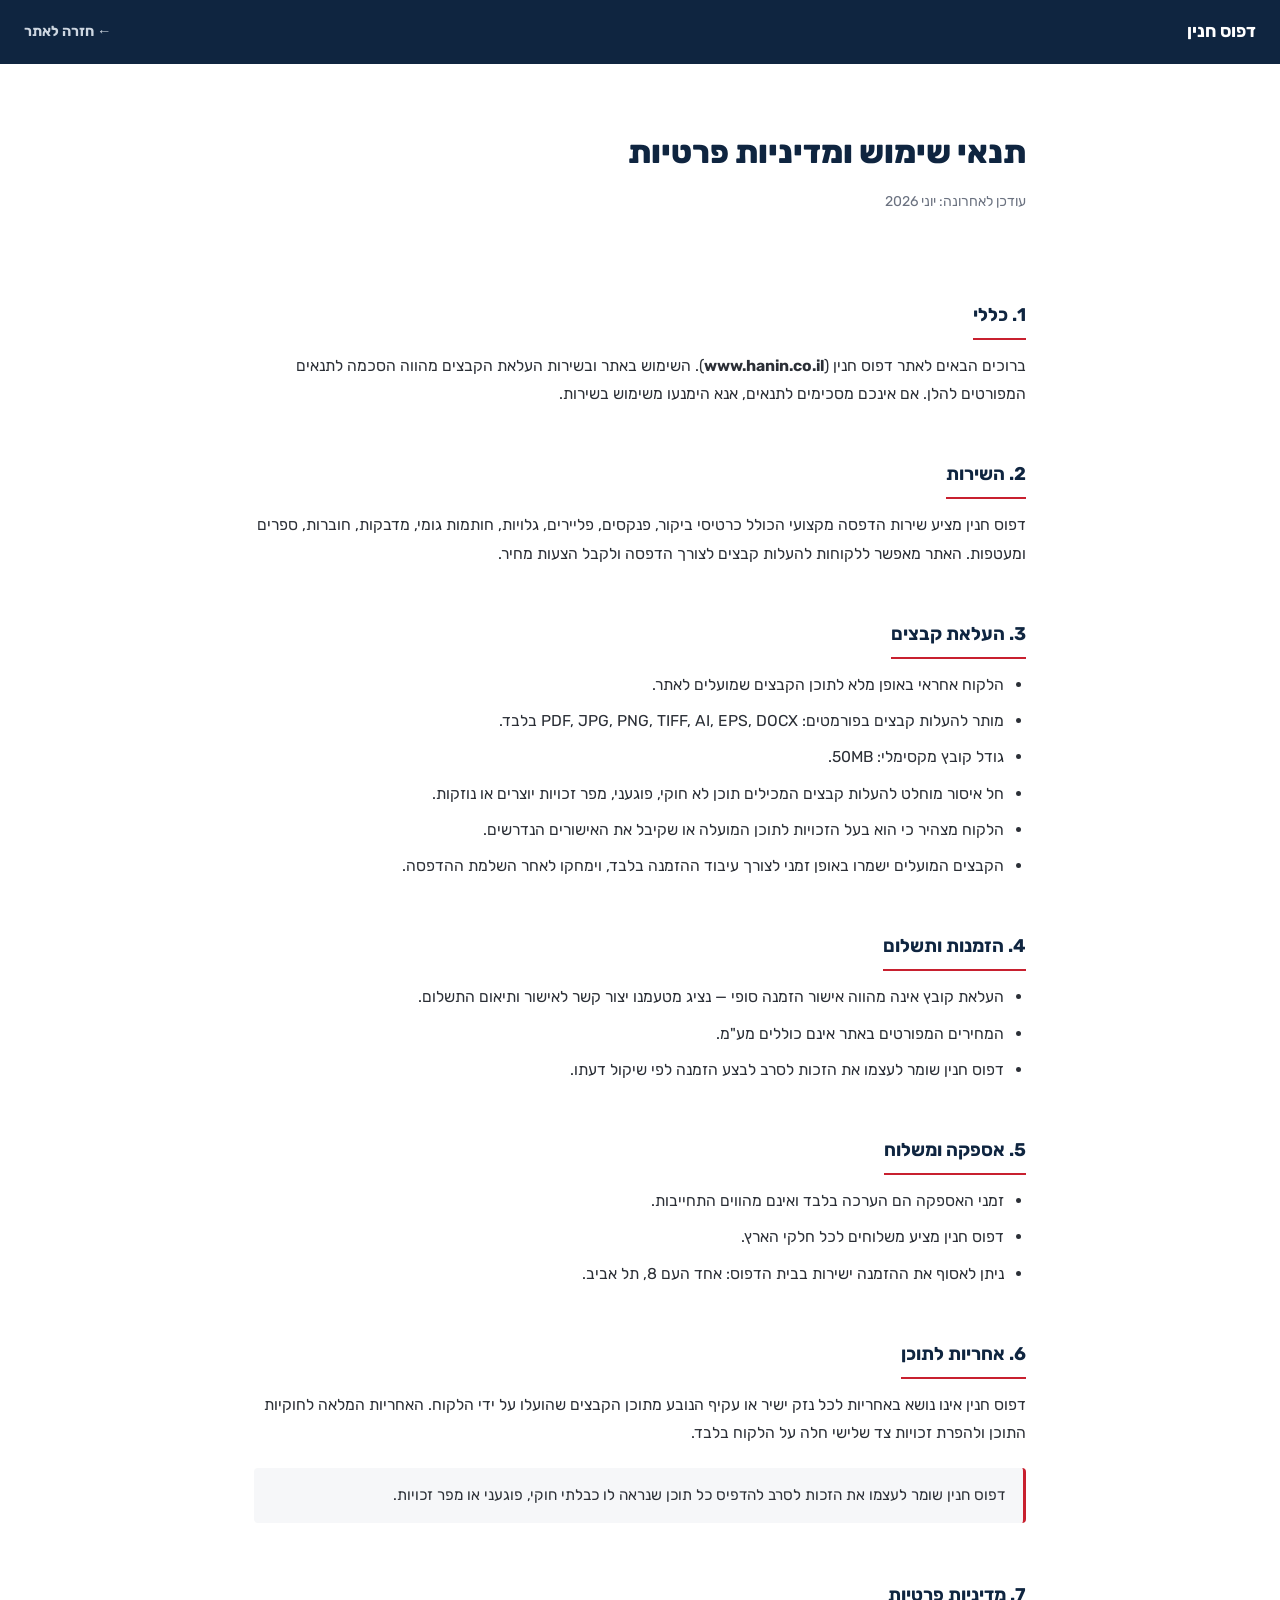
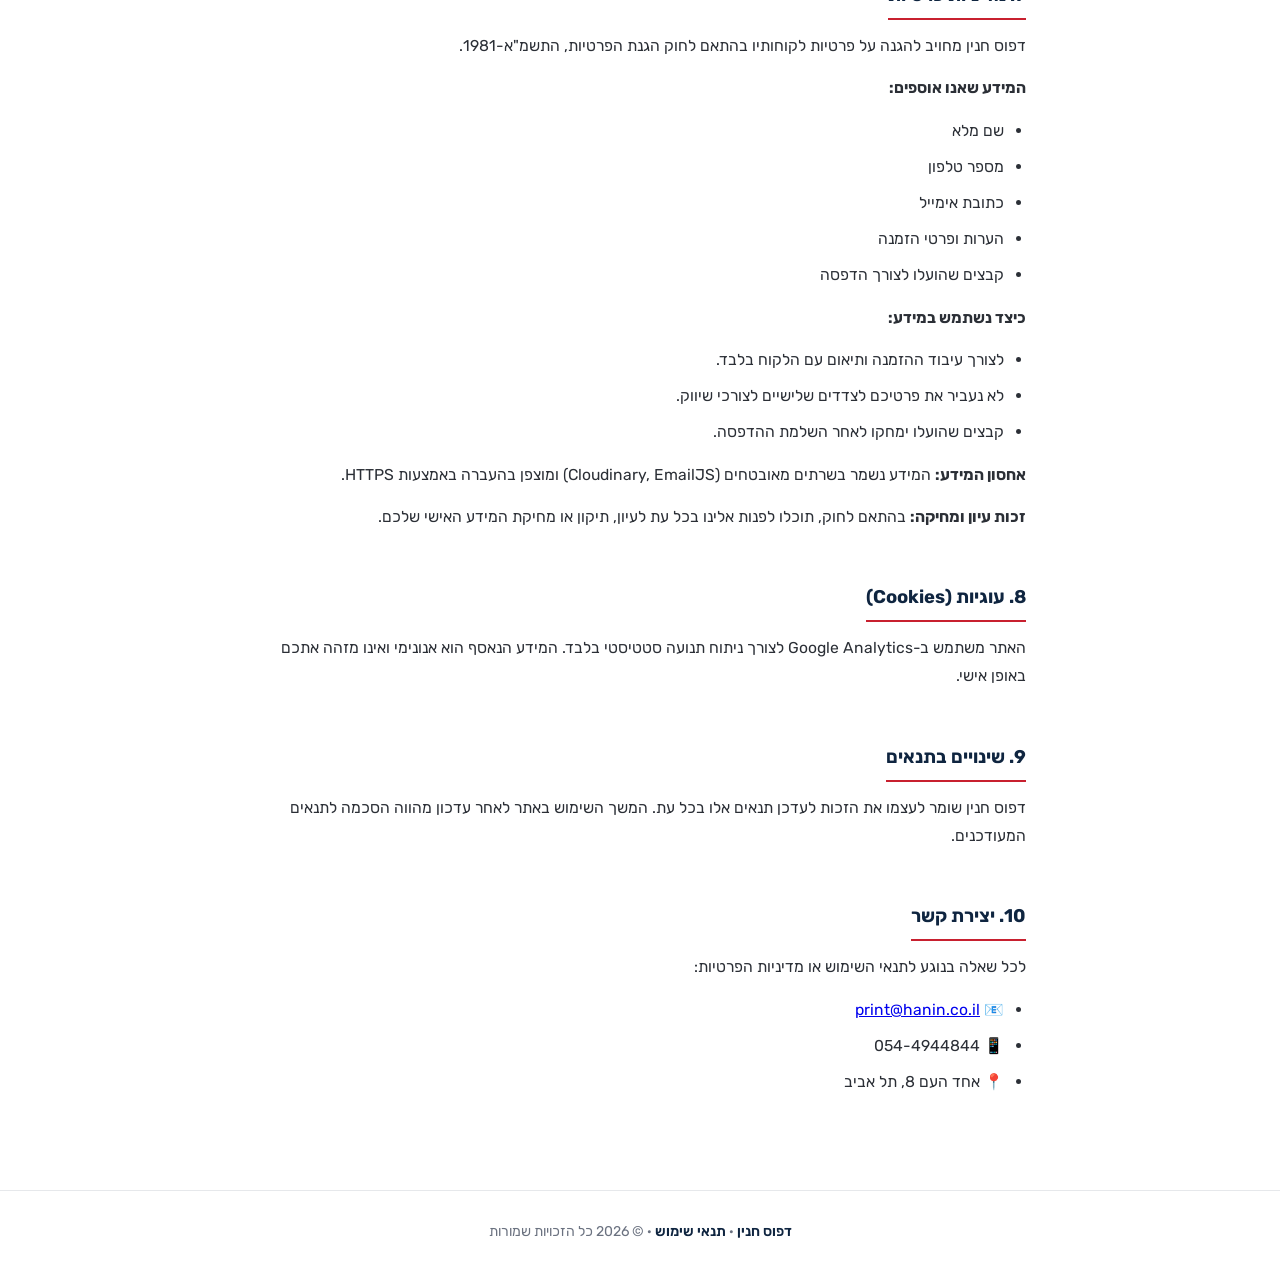
<file: terms.html>
<!DOCTYPE html>
<html lang="he" dir="rtl">
<head>
<meta charset="UTF-8">
<meta name="viewport" content="width=device-width, initial-scale=1.0">
<meta name="robots" content="index, follow">
<title>תנאי שימוש ומדיניות פרטיות | דפוס חנין</title>
<link rel="preconnect" href="https://fonts.googleapis.com">
<link href="https://fonts.googleapis.com/css2?family=Rubik:wght@300;400;600;700;800&display=swap" rel="stylesheet">
<style>
  :root{--navy:#0f2540;--red:#c8202f;--bg:#ffffff;--text:#2b2f36;--muted:#6b7280;--border:#e6e8eb;}
  *{box-sizing:border-box;margin:0;padding:0;}
  body{font-family:'Rubik',sans-serif;background:var(--bg);color:var(--text);line-height:1.8;}
  header{background:var(--navy);padding:16px 24px;display:flex;align-items:center;justify-content:space-between;}
  header a{color:#fff;text-decoration:none;font-weight:700;font-size:1.1rem;}
  header a:hover{color:#d7dee6;}
  .back{font-size:.9rem;color:#cdd6e0;text-decoration:none;}
  .back:hover{color:#fff;}
  .wrap{max-width:820px;margin:0 auto;padding:60px 24px 80px;}
  h1{font-size:2rem;font-weight:800;color:var(--navy);margin-bottom:8px;}
  .updated{color:var(--muted);font-size:.88rem;margin-bottom:48px;}
  h2{font-size:1.15rem;font-weight:700;color:var(--navy);margin:36px 0 12px;padding-bottom:6px;border-bottom:2px solid var(--red);display:inline-block;}
  p{color:var(--text);margin-bottom:14px;font-size:.98rem;}
  ul{padding-right:22px;margin-bottom:14px;}
  li{margin-bottom:8px;font-size:.98rem;color:var(--text);}
  .highlight{background:#f6f7f9;border-right:3px solid var(--red);padding:14px 18px;border-radius:4px;margin:20px 0;font-size:.95rem;}
  footer{text-align:center;padding:28px;color:var(--muted);font-size:.88rem;border-top:1px solid var(--border);}
  footer a{color:var(--navy);text-decoration:none;font-weight:600;}
</style>
</head>
<body>

<header>
  <a href="index.html">דפוס חנין</a>
  <a href="index.html" class="back">← חזרה לאתר</a>
</header>

<div class="wrap">
  <h1>תנאי שימוש ומדיניות פרטיות</h1>
  <div class="updated">עודכן לאחרונה: יוני 2026</div>

  <h2>1. כללי</h2>
  <p>ברוכים הבאים לאתר דפוס חנין (<strong>www.hanin.co.il</strong>). השימוש באתר ובשירות העלאת הקבצים מהווה הסכמה לתנאים המפורטים להלן. אם אינכם מסכימים לתנאים, אנא הימנעו משימוש בשירות.</p>

  <h2>2. השירות</h2>
  <p>דפוס חנין מציע שירות הדפסה מקצועי הכולל כרטיסי ביקור, פנקסים, פליירים, גלויות, חותמות גומי, מדבקות, חוברות, ספרים ומעטפות. האתר מאפשר ללקוחות להעלות קבצים לצורך הדפסה ולקבל הצעות מחיר.</p>

  <h2>3. העלאת קבצים</h2>
  <ul>
    <li>הלקוח אחראי באופן מלא לתוכן הקבצים שמועלים לאתר.</li>
    <li>מותר להעלות קבצים בפורמטים: PDF, JPG, PNG, TIFF, AI, EPS, DOCX בלבד.</li>
    <li>גודל קובץ מקסימלי: 50MB.</li>
    <li>חל איסור מוחלט להעלות קבצים המכילים תוכן לא חוקי, פוגעני, מפר זכויות יוצרים או נוזקות.</li>
    <li>הלקוח מצהיר כי הוא בעל הזכויות לתוכן המועלה או שקיבל את האישורים הנדרשים.</li>
    <li>הקבצים המועלים ישמרו באופן זמני לצורך עיבוד ההזמנה בלבד, וימחקו לאחר השלמת ההדפסה.</li>
  </ul>

  <h2>4. הזמנות ותשלום</h2>
  <ul>
    <li>העלאת קובץ אינה מהווה אישור הזמנה סופי — נציג מטעמנו יצור קשר לאישור ותיאום התשלום.</li>
    <li>המחירים המפורטים באתר אינם כוללים מע"מ.</li>
    <li>דפוס חנין שומר לעצמו את הזכות לסרב לבצע הזמנה לפי שיקול דעתו.</li>
  </ul>

  <h2>5. אספקה ומשלוח</h2>
  <ul>
    <li>זמני האספקה הם הערכה בלבד ואינם מהווים התחייבות.</li>
    <li>דפוס חנין מציע משלוחים לכל חלקי הארץ.</li>
    <li>ניתן לאסוף את ההזמנה ישירות בבית הדפוס: אחד העם 8, תל אביב.</li>
  </ul>

  <h2>6. אחריות לתוכן</h2>
  <p>דפוס חנין אינו נושא באחריות לכל נזק ישיר או עקיף הנובע מתוכן הקבצים שהועלו על ידי הלקוח. האחריות המלאה לחוקיות התוכן ולהפרת זכויות צד שלישי חלה על הלקוח בלבד.</p>

  <div class="highlight">
    דפוס חנין שומר לעצמו את הזכות לסרב להדפיס כל תוכן שנראה לו כבלתי חוקי, פוגעני או מפר זכויות.
  </div>

  <h2>7. מדיניות פרטיות</h2>
  <p>דפוס חנין מחויב להגנה על פרטיות לקוחותיו בהתאם לחוק הגנת הפרטיות, התשמ"א-1981.</p>

  <p><strong>המידע שאנו אוספים:</strong></p>
  <ul>
    <li>שם מלא</li>
    <li>מספר טלפון</li>
    <li>כתובת אימייל</li>
    <li>הערות ופרטי הזמנה</li>
    <li>קבצים שהועלו לצורך הדפסה</li>
  </ul>

  <p><strong>כיצד נשתמש במידע:</strong></p>
  <ul>
    <li>לצורך עיבוד ההזמנה ותיאום עם הלקוח בלבד.</li>
    <li>לא נעביר את פרטיכם לצדדים שלישיים לצורכי שיווק.</li>
    <li>קבצים שהועלו ימחקו לאחר השלמת ההדפסה.</li>
  </ul>

  <p><strong>אחסון המידע:</strong> המידע נשמר בשרתים מאובטחים (Cloudinary, EmailJS) ומוצפן בהעברה באמצעות HTTPS.</p>

  <p><strong>זכות עיון ומחיקה:</strong> בהתאם לחוק, תוכלו לפנות אלינו בכל עת לעיון, תיקון או מחיקת המידע האישי שלכם.</p>

  <h2>8. עוגיות (Cookies)</h2>
  <p>האתר משתמש ב-Google Analytics לצורך ניתוח תנועה סטטיסטי בלבד. המידע הנאסף הוא אנונימי ואינו מזהה אתכם באופן אישי.</p>

  <h2>9. שינויים בתנאים</h2>
  <p>דפוס חנין שומר לעצמו את הזכות לעדכן תנאים אלו בכל עת. המשך השימוש באתר לאחר עדכון מהווה הסכמה לתנאים המעודכנים.</p>

  <h2>10. יצירת קשר</h2>
  <p>לכל שאלה בנוגע לתנאי השימוש או מדיניות הפרטיות:</p>
  <ul>
    <li>📧 <a href="mailto:print@hanin.co.il">print@hanin.co.il</a></li>
    <li>📱 054-4944844</li>
    <li>📍 אחד העם 8, תל אביב</li>
  </ul>
</div>

<footer>
  <a href="index.html">דפוס חנין</a> · <a href="terms.html">תנאי שימוש</a> · © 2026 כל הזכויות שמורות
</footer>

</body>
</html>
</file>
<file: assets/style.css>
:root{
  --bg:#ffffff;
  --bg-2:#f6f7f9;
  --surface:rgba(255,255,255,.85);
  --surface-2:rgba(255,255,255,.95);
  --border:#e6e8eb;
  --text:#2b2f36;
  --muted:#6b7280;
  --navy:#0f2540;
  --red:#c8202f;
  --grad:linear-gradient(135deg,#0f2540 0%,#1a3a60 100%);
}
*{box-sizing:border-box;margin:0;padding:0;}
html{scroll-behavior:smooth;}
body{
  font-family:'Rubik',sans-serif;
  background:var(--bg);
  color:var(--text);
  line-height:1.75;
  overflow-x:hidden;
  position:relative;
  min-height:100vh;
}

/* Animated gradient blobs background */
.bg-fx{position:fixed;inset:0;z-index:-2;overflow:hidden;}
.blob{position:absolute;border-radius:50%;filter:blur(120px);opacity:.12;animation:float 22s ease-in-out infinite;will-change:transform;}
.blob.b1{width:560px;height:560px;background:#0f2540;top:-140px;right:-120px;}
.blob.b2{width:480px;height:480px;background:#c8202f;top:35%;left:-160px;animation-delay:-7s;opacity:.08;}
.blob.b3{width:520px;height:520px;background:#0f2540;bottom:-180px;right:22%;animation-delay:-14s;opacity:.10;}
@keyframes float{0%,100%{transform:translate(0,0) scale(1);}33%{transform:translate(40px,-50px) scale(1.1);}66%{transform:translate(-30px,30px) scale(.95);}}
.grid-overlay{position:fixed;inset:0;z-index:-1;background-image:linear-gradient(rgba(15,37,64,.04) 1px,transparent 1px),linear-gradient(90deg,rgba(15,37,64,.04) 1px,transparent 1px);background-size:46px 46px;mask-image:radial-gradient(ellipse at 50% 0%,#000 40%,transparent 80%);}

/* Top bar */
.topbar{
  display:flex;justify-content:center;gap:26px;flex-wrap:wrap;
  padding:9px 20px;font-size:.82rem;color:#cdd6e0;
  background:var(--navy);
}
.topbar span{display:flex;align-items:center;gap:7px;}
.topbar-ico{font-size:1rem;vertical-align:middle;line-height:1;}

/* Nav */
header{position:sticky;top:0;z-index:30;}
.nav-wrap{
  max-width:1200px;margin:14px auto 0;
  display:flex;align-items:center;justify-content:space-between;
  gap:24px;padding:12px 22px;
  background:rgba(255,255,255,.92);border:1px solid var(--border);
  border-radius:18px;backdrop-filter:blur(16px);
  box-shadow:0 4px 20px rgba(15,37,64,.10);
}
.logo{text-decoration:none;font-size:1.5rem;font-weight:800;letter-spacing:.5px;color:var(--navy);}
.logo b{color:var(--red);}
.logo-img{height:52px;width:auto;display:block;}
nav.main-nav{display:flex;gap:28px;}
nav.main-nav a{color:var(--text);text-decoration:none;font-weight:600;font-size:.92rem;transition:color .2s;display:block;text-align:center;line-height:1.15;}
nav.main-nav a .nav-ico{display:block;text-align:center;font-size:1.5rem;line-height:1;margin-bottom:4px;}
nav.main-nav a .nav-txt{display:block;text-align:center;}
nav.main-nav a:hover{color:var(--red);}
nav.main-nav a.active{color:var(--red);}
.nav-cta{
  background:var(--red);color:#fff;padding:11px 24px;border-radius:6px;
  font-weight:700;text-decoration:none;font-size:.92rem;white-space:nowrap;
  transition:background .2s;
}
.nav-cta:hover{background:#a8192a;}

/* Hamburger — hidden on desktop */
.hamburger{
  display:none;flex-direction:column;justify-content:center;align-items:flex-end;gap:5px;
  width:44px;height:44px;background:rgba(15,37,64,.08);border:none;cursor:pointer;
  padding:8px;border-radius:10px;flex-shrink:0;
}
.hamburger span{display:block;height:2.5px;background:var(--navy);border-radius:2px;
  transition:transform .25s,opacity .2s;}
.hamburger span:nth-child(1){width:20px;}
.hamburger span:nth-child(2){width:28px;}
.hamburger span:nth-child(3){width:16px;}
.hamburger.open span:nth-child(1){transform:translateY(7.5px) rotate(45deg);width:28px;}
.hamburger.open span:nth-child(2){opacity:0;}
.hamburger.open span:nth-child(3){transform:translateY(-7.5px) rotate(-45deg);width:28px;}

/* Mobile nav — always hidden unless .open */
.mobile-nav{
  display:none !important;
  position:absolute;top:100%;right:0;left:0;
  background:#fff;border-top:1px solid var(--border);
  border-radius:0 0 18px 18px;
  box-shadow:0 12px 32px rgba(15,37,64,.14);
  flex-direction:column;padding:16px 0 20px;z-index:28;
}
.mobile-nav.open{display:flex !important;}
.mobile-nav a{
  color:#1a2a3a !important;text-decoration:none !important;
  font-weight:600;font-size:1.05rem;
  display:flex !important;align-items:center;gap:14px;
  padding:13px 24px;width:100%;box-sizing:border-box;
  transition:background .15s;
}
.mobile-nav a:visited{color:#1a2a3a !important;}
.mobile-nav a .nav-ico{font-size:1.5rem;color:var(--navy) !important;flex-shrink:0;}
.mobile-nav a:hover{background:rgba(15,37,64,.05);}
.mobile-nav a.active{color:var(--red) !important;background:rgba(200,32,47,.05);}
.mobile-nav a.active .nav-ico{color:var(--red) !important;}
.mobile-nav .mob-cta{
  margin:10px 16px 0;width:calc(100% - 32px);border-radius:10px;
  background:var(--red) !important;color:#fff !important;
  justify-content:center;font-size:1rem;padding:14px;
}

/* Hero */
.hero{
  max-width:none;margin:0;padding:80px 24px 70px;text-align:center;
  background:linear-gradient(135deg,#1e4a7a 0%,#2d6099 100%);
  color:#fff;
}
.pill{
  display:inline-flex;align-items:center;gap:8px;
  padding:7px 16px;border-radius:999px;font-size:.82rem;font-weight:500;
  background:rgba(255,255,255,.12);border:1px solid rgba(255,255,255,.2);color:#d7dee6;
  margin-bottom:26px;
}
.pill .dot{width:8px;height:8px;border-radius:50%;background:var(--red);box-shadow:0 0 10px rgba(200,32,47,.7);}
.hero h1{
  font-size:clamp(2.4rem,7vw,4.2rem);font-weight:900;line-height:1.15;letter-spacing:-.5px;
  margin-bottom:22px;color:#fff;
}
.hero h1 .grad{color:var(--red);background:none;-webkit-background-clip:unset;background-clip:unset;}
.hero p{font-size:clamp(1.05rem,2.4vw,1.25rem);color:#d7dee6;max-width:620px;margin:0 auto 38px;font-weight:300;}
.hero-buttons{display:flex;gap:16px;justify-content:center;flex-wrap:wrap;}
.btn{
  display:inline-flex;align-items:center;gap:9px;
  padding:14px 32px;border-radius:6px;font-weight:700;font-size:1rem;
  text-decoration:none;transition:background .2s,transform .2s;cursor:pointer;border:none;
}
.btn-primary{background:var(--red);color:#fff;}
.btn-primary:hover{background:#a8192a;transform:translateY(-2px);}
.btn-ghost{background:rgba(255,255,255,.12);color:#fff;border:1px solid rgba(255,255,255,.25);}
.btn-ghost:hover{background:rgba(255,255,255,.2);transform:translateY(-2px);}

/* Sections */
section{max-width:1200px;margin:0 auto;padding:90px 24px;scroll-margin-top:100px;}
.page-head{text-align:center;margin-bottom:56px;}
.section-head{text-align:center;margin-bottom:56px;}
.section-head .tag,.page-head .tag{
  display:inline-block;font-weight:700;font-size:.82rem;letter-spacing:2px;text-transform:uppercase;
  color:var(--red);margin-bottom:10px;
}
.section-head h2,.page-head h1{font-size:clamp(2rem,4.5vw,2.9rem);font-weight:800;letter-spacing:-.5px;}
.section-head p,.page-head p{color:var(--muted);max-width:560px;margin:14px auto 0;font-weight:300;}

/* Glass card base */
.glass{
  background:var(--surface);border:1px solid var(--border);border-radius:22px;
  backdrop-filter:blur(14px);position:relative;overflow:hidden;
}
.glass::before{
  content:"";position:absolute;inset:0;border-radius:22px;padding:1px;
  background:linear-gradient(135deg,var(--navy),var(--red));
  -webkit-mask:linear-gradient(#000 0 0) content-box,linear-gradient(#000 0 0);
  -webkit-mask-composite:xor;mask-composite:exclude;opacity:0;transition:opacity .3s;pointer-events:none;
}
.glass:hover::before{opacity:.6;}

/* Home quick-links */
.quick-grid{display:grid;grid-template-columns:repeat(3,1fr);gap:22px;}
.quick-card{padding:38px 28px;border-radius:22px;text-decoration:none;color:inherit;display:block;text-align:center;transition:transform .25s;}
.quick-card:hover{transform:translateY(-6px);}
.quick-card .q-ico{
  width:58px;height:58px;border-radius:12px;background:var(--navy);margin:0 auto 18px;
  display:flex;align-items:center;justify-content:center;font-size:1.7rem;
  box-shadow:0 6px 18px rgba(15,37,64,.20);
}
.quick-card .q-ico .material-symbols-outlined{font-size:1.7rem;color:#fff;}
.quick-card h3{font-size:1.25rem;font-weight:700;color:var(--navy);margin-bottom:8px;}
.quick-card p{color:var(--muted);font-size:.92rem;font-weight:300;}

/* About */
.about-grid{display:grid;grid-template-columns:1.05fr .95fr;gap:48px;align-items:center;}
.about-text h2{font-size:clamp(1.8rem,4vw,2.5rem);font-weight:800;margin:8px 0 20px;letter-spacing:-.5px;line-height:1.2;}
.about-text .tag{display:inline-block;font-weight:700;font-size:.82rem;letter-spacing:2px;text-transform:uppercase;color:var(--red);}
.about-text p{color:var(--muted);font-size:1.05rem;margin-bottom:16px;font-weight:300;}
.about-stats{display:grid;grid-template-columns:1fr 1fr;gap:16px;}
.stat-box{padding:30px 22px;text-align:center;border-radius:18px;transition:transform .25s;}
.stat-box:hover{transform:translateY(-5px);}
.stat-box .num{font-size:2.1rem;font-weight:900;color:var(--navy);line-height:1.2;}
.stat-box .lbl{color:var(--muted);font-size:.9rem;margin-top:6px;font-weight:300;}

.storefront-wrap{width:100%;margin:56px 0 0;text-align:center;}
.storefront-img{
  width:100%;height:auto;border-radius:20px;display:block;
  box-shadow:0 12px 36px rgba(15,37,64,.18);border:1px solid var(--border);
}
.storefront-caption{margin-top:16px;color:var(--muted);font-size:.95rem;font-weight:300;}

/* Services bento */
.services-grid{display:grid;grid-template-columns:repeat(3,1fr);gap:22px;}
.service-card{padding:30px;transition:transform .25s;border-radius:22px;}
.service-card:hover{transform:translateY(-6px);}
.service-card .icon{
  width:52px;height:52px;border-radius:10px;background:var(--navy);margin-bottom:18px;
  display:flex;align-items:center;justify-content:center;font-size:1.5rem;
  box-shadow:0 6px 18px rgba(15,37,64,.20);
}
.service-card .icon .material-symbols-outlined{font-size:1.5rem;color:#fff;}
.service-card h3{font-size:1.3rem;font-weight:700;margin-bottom:6px;}
.service-card .sub{color:var(--muted);font-size:.88rem;margin-bottom:18px;font-weight:300;}
.service-card ul{list-style:none;}
.service-card li{display:flex;justify-content:space-between;gap:12px;padding:11px 0;border-bottom:1px solid var(--border);font-size:.95rem;color:var(--muted);}
.service-card li:last-child{border-bottom:none;}
.service-card li b{color:var(--text);font-weight:600;white-space:nowrap;}
.price-note{
  margin-top:40px;text-align:center;padding:18px;border-radius:16px;font-weight:600;letter-spacing:.3px;
  background:var(--surface-2);border:1px solid var(--border);
}

/* Contact */
.contact-grid{display:grid;grid-template-columns:1fr 1fr;gap:28px;}
.contact-card{padding:46px;border-radius:24px;}
.contact-card h3{font-size:1.5rem;font-weight:700;margin-bottom:28px;}
.contact-row{display:flex;align-items:center;gap:15px;margin-bottom:20px;font-size:1.05rem;font-weight:300;}
.contact-row .ico{
  width:44px;height:44px;border-radius:10px;background:var(--navy);flex-shrink:0;
  display:flex;align-items:center;justify-content:center;font-size:1.2rem;
  box-shadow:0 4px 14px rgba(15,37,64,.20);color:#fff;}
.map-card{border-radius:24px;overflow:hidden;border:1px solid var(--border);min-height:340px;}
.map-card iframe{display:block;width:100%;height:100%;min-height:340px;border:0;filter:grayscale(.2);}

footer{
  text-align:center;padding:40px 24px;color:var(--muted);font-size:.92rem;
  border-top:1px solid var(--border);margin-top:40px;
}
footer .logo{font-size:1.3rem;margin-bottom:8px;display:inline-block;}

/* Printing press animation */
.printer-wrap{display:flex;justify-content:center;margin:0 auto 0;}
.pixel-printer{width:240px;height:120px;}
.pp-drum{transform-box:fill-box;transform-origin:center;animation:pp-spin 2s linear infinite;}
.pp-ink1{transform-box:fill-box;transform-origin:center;animation:pp-spin-r 1.3s linear infinite;}
.pp-ink2{transform-box:fill-box;transform-origin:center;animation:pp-spin 1.3s linear infinite;}
.pp-ink3{transform-box:fill-box;transform-origin:center;animation:pp-spin-r 1.3s linear infinite;}
.pp-paper{animation:pp-slide 2.2s linear infinite;}
.pp-led{transform-box:fill-box;animation:pp-blink 2s steps(1,end) infinite;}
@keyframes pp-spin{from{transform:rotate(0deg);}to{transform:rotate(360deg);}}
@keyframes pp-spin-r{from{transform:rotate(0deg);}to{transform:rotate(-360deg);}}
@keyframes pp-slide{0%{transform:translateX(90px);opacity:0;}8%{opacity:1;}88%{opacity:1;}100%{transform:translateX(-180px);opacity:0;}}
@keyframes pp-blink{0%,49%{fill:#4ade80;}50%,100%{fill:#c8202f;}}

/* Upload section */
.upload-wrap{max-width:780px;margin:0 auto;}
.upload-card{padding:42px;}
.drop-zone{
  border:2px dashed var(--border);border-radius:14px;
  padding:36px 20px;text-align:center;cursor:pointer;
  background:var(--bg-2);transition:border-color .2s,background .2s;
  margin-bottom:24px;position:relative;
}
.drop-zone.drag-over,.drop-zone:hover{border-color:var(--navy);background:#eef2f7;}
.drop-icon{font-size:2.8rem;margin-bottom:10px;color:var(--navy);}
.drop-icon .material-symbols-outlined{font-size:2.8rem;}
.drop-zone h3{font-size:1.1rem;font-weight:700;color:var(--navy);margin-bottom:6px;}
.drop-zone p{color:var(--muted);font-size:.88rem;}
.drop-types{display:flex;gap:7px;flex-wrap:wrap;justify-content:center;margin-top:14px;}
.drop-tag{padding:3px 10px;border-radius:999px;font-size:.76rem;font-weight:700;
  background:rgba(15,37,64,.07);color:var(--navy);border:1px solid rgba(15,37,64,.12);}
.browse-btn{
  display:inline-block;margin-top:14px;padding:10px 24px;
  background:var(--navy);color:#fff;border-radius:6px;
  font-family:inherit;font-size:.9rem;font-weight:700;
  cursor:pointer;border:none;position:relative;z-index:2;
}
.file-preview{
  display:none;align-items:center;gap:14px;padding:14px 18px;
  border-radius:10px;background:#f0f4f8;border:1px solid var(--border);margin-bottom:20px;
}
.file-preview.show{display:flex;}
.file-preview .file-icon{font-size:2rem;color:var(--navy);}
.file-preview .file-info{flex:1;text-align:right;}
.file-preview .file-name{font-weight:700;color:var(--navy);font-size:.95rem;word-break:break-all;}
.file-preview .file-size{color:var(--muted);font-size:.82rem;}
.file-preview .file-remove{cursor:pointer;color:var(--red);font-size:1.3rem;font-weight:700;flex-shrink:0;}
.upload-fields{display:grid;grid-template-columns:1fr 1fr;gap:14px;margin-bottom:20px;}
.upload-field-full{grid-column:1/-1;}
.upload-field label{display:block;font-size:.86rem;font-weight:700;color:var(--navy);margin-bottom:5px;}
.upload-field input,.upload-field textarea,.upload-field select{
  width:100%;padding:11px 14px;border:1px solid var(--border);border-radius:8px;
  font-family:inherit;font-size:.95rem;color:var(--text);background:#fff;
  outline:none;transition:border-color .2s;
}
.upload-field input:focus,.upload-field textarea:focus{border-color:var(--navy);}
.upload-field textarea{resize:vertical;min-height:76px;}
/* Service-type dropdown */
.svc-field{position:relative;}
.svc-select{
  width:100%;text-align:right;padding:11px 14px;border:1px solid var(--border);
  border-radius:8px;background:#fff;font-family:inherit;font-size:.95rem;color:var(--text);
  cursor:pointer;display:flex;justify-content:space-between;align-items:center;transition:border-color .2s;
}
.svc-select:hover,.svc-select.open{border-color:var(--navy);}
.svc-select .chev{transition:transform .2s;color:var(--muted);}
.svc-select.open .chev{transform:rotate(180deg);}
.svc-menu{
  display:none;position:absolute;top:calc(100% + 6px);right:0;left:0;z-index:5;
  background:#fff;border:1px solid var(--border);border-radius:10px;
  box-shadow:0 8px 24px rgba(15,37,64,.14);overflow:hidden;max-height:280px;overflow-y:auto;
}
.svc-menu.open{display:block;}
.svc-menu button{
  display:block;width:100%;text-align:right;padding:11px 16px;background:none;border:none;
  font-family:inherit;font-size:.92rem;color:var(--text);cursor:pointer;border-bottom:1px solid var(--border);
}
.svc-menu button:last-child{border-bottom:none;}
.svc-menu button:hover{background:var(--bg-2);color:var(--red);font-weight:600;}

.upload-terms{margin-bottom:16px;display:flex;align-items:center;gap:10px;font-size:.9rem;color:var(--muted);}
.upload-terms input{width:18px;height:18px;cursor:pointer;accent-color:var(--navy);}
.upload-terms a{color:var(--navy);font-weight:700;}
.upload-submit{width:100%;justify-content:center;margin-top:4px;font-size:1.05rem;padding:15px;}
.upload-progress{
  display:none;margin-top:16px;height:6px;border-radius:999px;
  background:var(--border);overflow:hidden;
}
.upload-progress.show{display:block;}
.upload-progress-bar{height:100%;width:0%;background:var(--navy);transition:width .3s;border-radius:999px;}
.upload-status{
  display:none;margin-top:14px;padding:14px 18px;border-radius:10px;
  font-weight:600;text-align:center;font-size:.95rem;
}
.upload-status.show{display:block;}
.upload-status.success{background:#f0fdf4;color:#15803d;border:1px solid #bbf7d0;}
.upload-status.error{background:#fff1f2;color:#be123c;border:1px solid #fecdd3;}
.upload-status.loading{background:#eff6ff;color:#1d4ed8;border:1px solid #bfdbfe;}
.security-row{
  display:flex;gap:20px;flex-wrap:wrap;justify-content:center;
  margin-top:22px;padding-top:18px;border-top:1px solid var(--border);
}
.sec-badge{display:flex;align-items:center;gap:6px;font-size:.8rem;color:var(--muted);}
.sec-badge .dot{width:7px;height:7px;border-radius:50%;background:#22c55e;flex-shrink:0;}

/* WhatsApp float button */
.wa-btn{
  position:fixed;bottom:28px;left:28px;z-index:999;
  width:58px;height:58px;border-radius:50%;background:#25d366;
  display:flex;align-items:center;justify-content:center;
  box-shadow:0 4px 18px rgba(37,211,102,.45);
  text-decoration:none;transition:transform .2s,box-shadow .2s;
}
.wa-btn:hover{transform:scale(1.1);box-shadow:0 8px 28px rgba(37,211,102,.6);}
.wa-btn svg{width:32px;height:32px;fill:#fff;}

/* Scroll reveal */
.reveal{opacity:0;transform:translateY(30px);transition:opacity .7s ease,transform .7s ease;}
.reveal.in{opacity:1;transform:none;}

@media (max-width:900px){
  .services-grid,.quick-grid{grid-template-columns:1fr 1fr;}
}
@media (max-width:860px){
  nav.main-nav{display:none !important;}
  .nav-cta{display:none !important;}
  .hamburger{display:flex !important;}
  header{position:relative;}
}
@media (max-width:760px){
  .about-grid,.contact-grid,.services-grid,.quick-grid{grid-template-columns:1fr;}
  .topbar{gap:10px;font-size:.75rem;padding:7px 12px;justify-content:center;}
  .nav-wrap{padding:10px 16px;margin:8px 8px 0;}
  .logo-img{height:38px;}
  section{padding:40px 16px;}
  .hero{padding:50px 20px 44px;}
  h1{font-size:2rem;}
  .contact-card{padding:28px 20px;}
  .upload-card{padding:28px 20px;}
  .about-grid{gap:28px;}
  .stat-box{padding:20px;}
  .hero-buttons{flex-direction:column;gap:12px;}
  .hero-buttons .btn{width:100%;text-align:center;}
  .quick-grid{grid-template-columns:1fr;}
  .wa-btn{bottom:16px;left:16px;width:50px;height:50px;}
}

/* Temporary closure popup (remove the block in main.js to take it down) */
.closed-popup-overlay{position:fixed;inset:0;z-index:9999;background:rgba(15,37,64,.65);display:flex;align-items:center;justify-content:center;padding:16px;}
.closed-popup{position:relative;background:#fff;border-radius:16px;max-width:420px;width:100%;padding:32px 24px 24px;text-align:center;box-shadow:0 20px 60px rgba(0,0,0,.35);border-top:6px solid var(--red);}
.closed-popup h2{color:var(--navy);font-size:1.6rem;margin-bottom:8px;}
.closed-popup h3{color:var(--navy);font-size:1.2rem;margin-bottom:4px;}
.closed-popup .cp-he{font-size:1.25rem;font-weight:600;color:var(--text);}
.closed-popup hr{border:0;border-top:1px solid var(--border);margin:16px 0;}
.closed-popup-x{position:absolute;top:8px;inset-inline-start:12px;background:none;border:0;font-size:1.8rem;line-height:1;color:var(--muted);cursor:pointer;}
.closed-popup-ok{margin-top:20px;background:var(--navy);color:#fff;border:0;border-radius:10px;padding:10px 28px;font:inherit;font-weight:600;cursor:pointer;}
</file>
